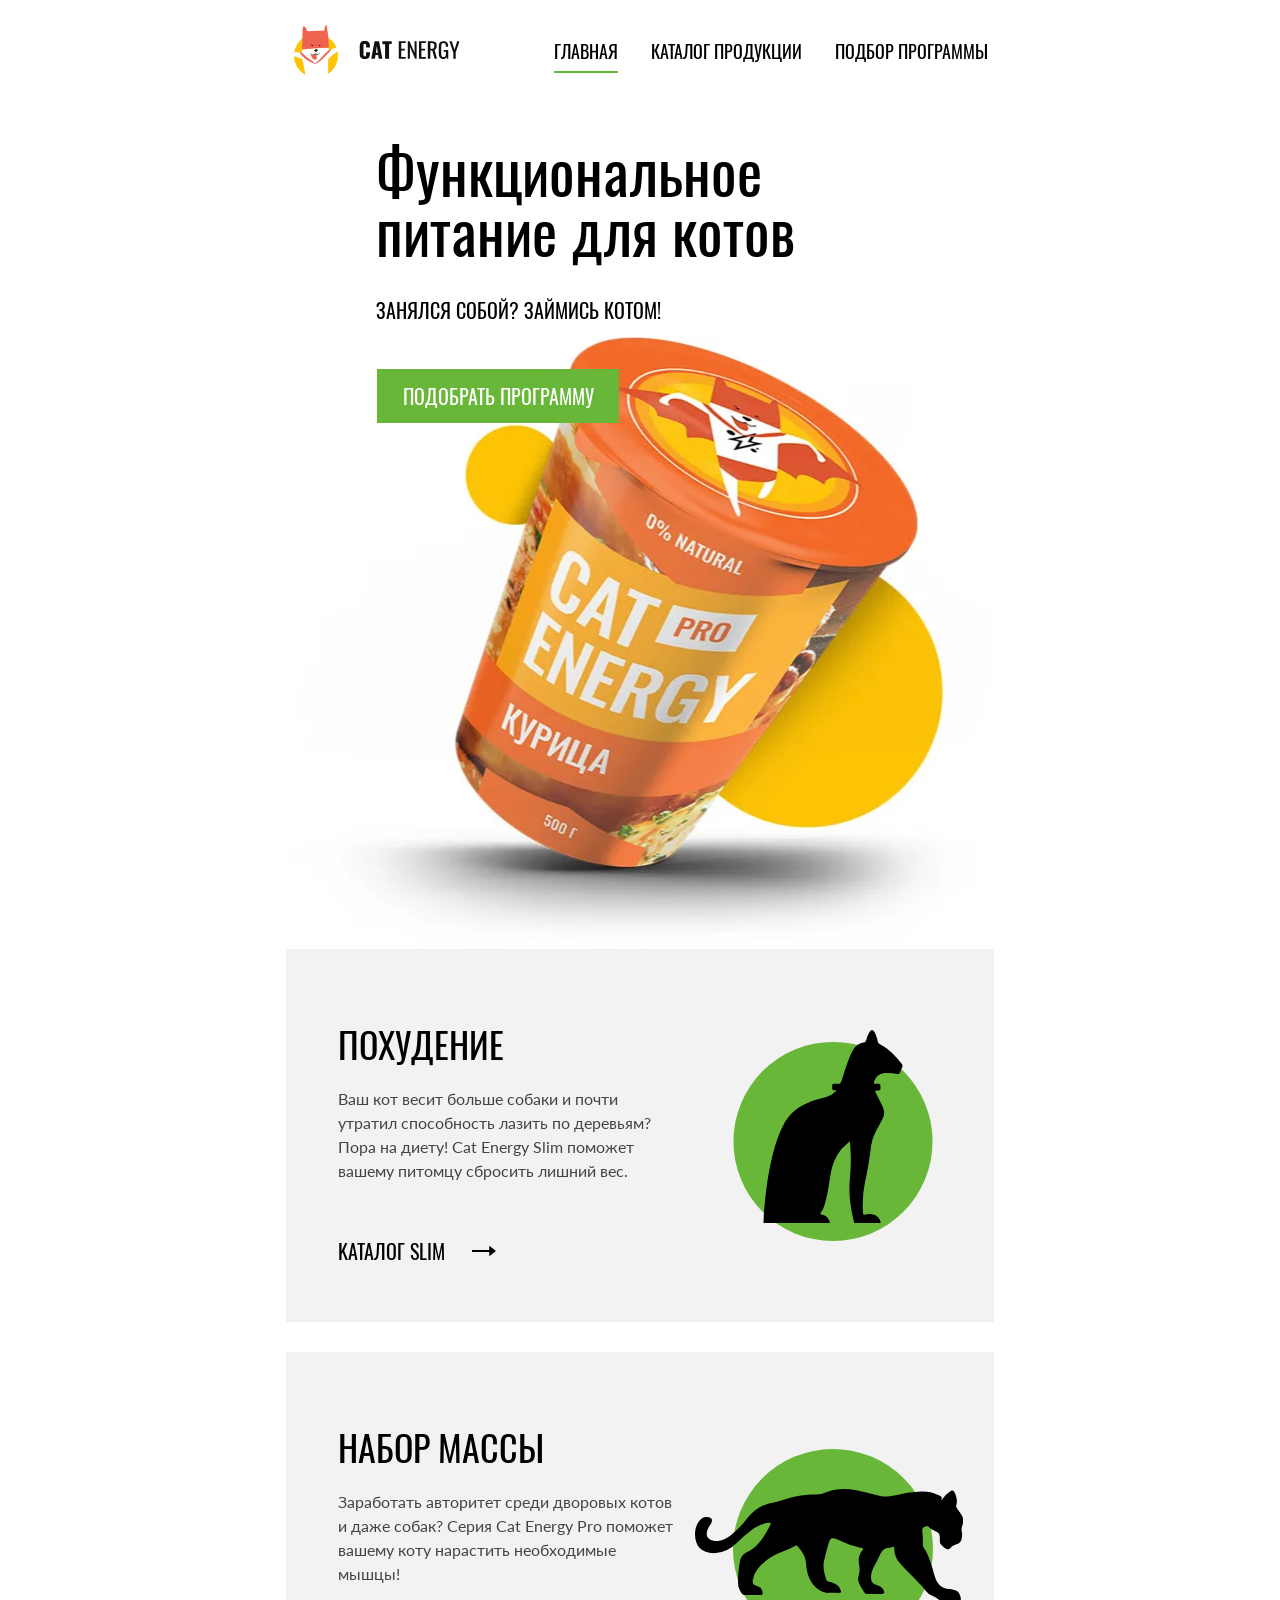
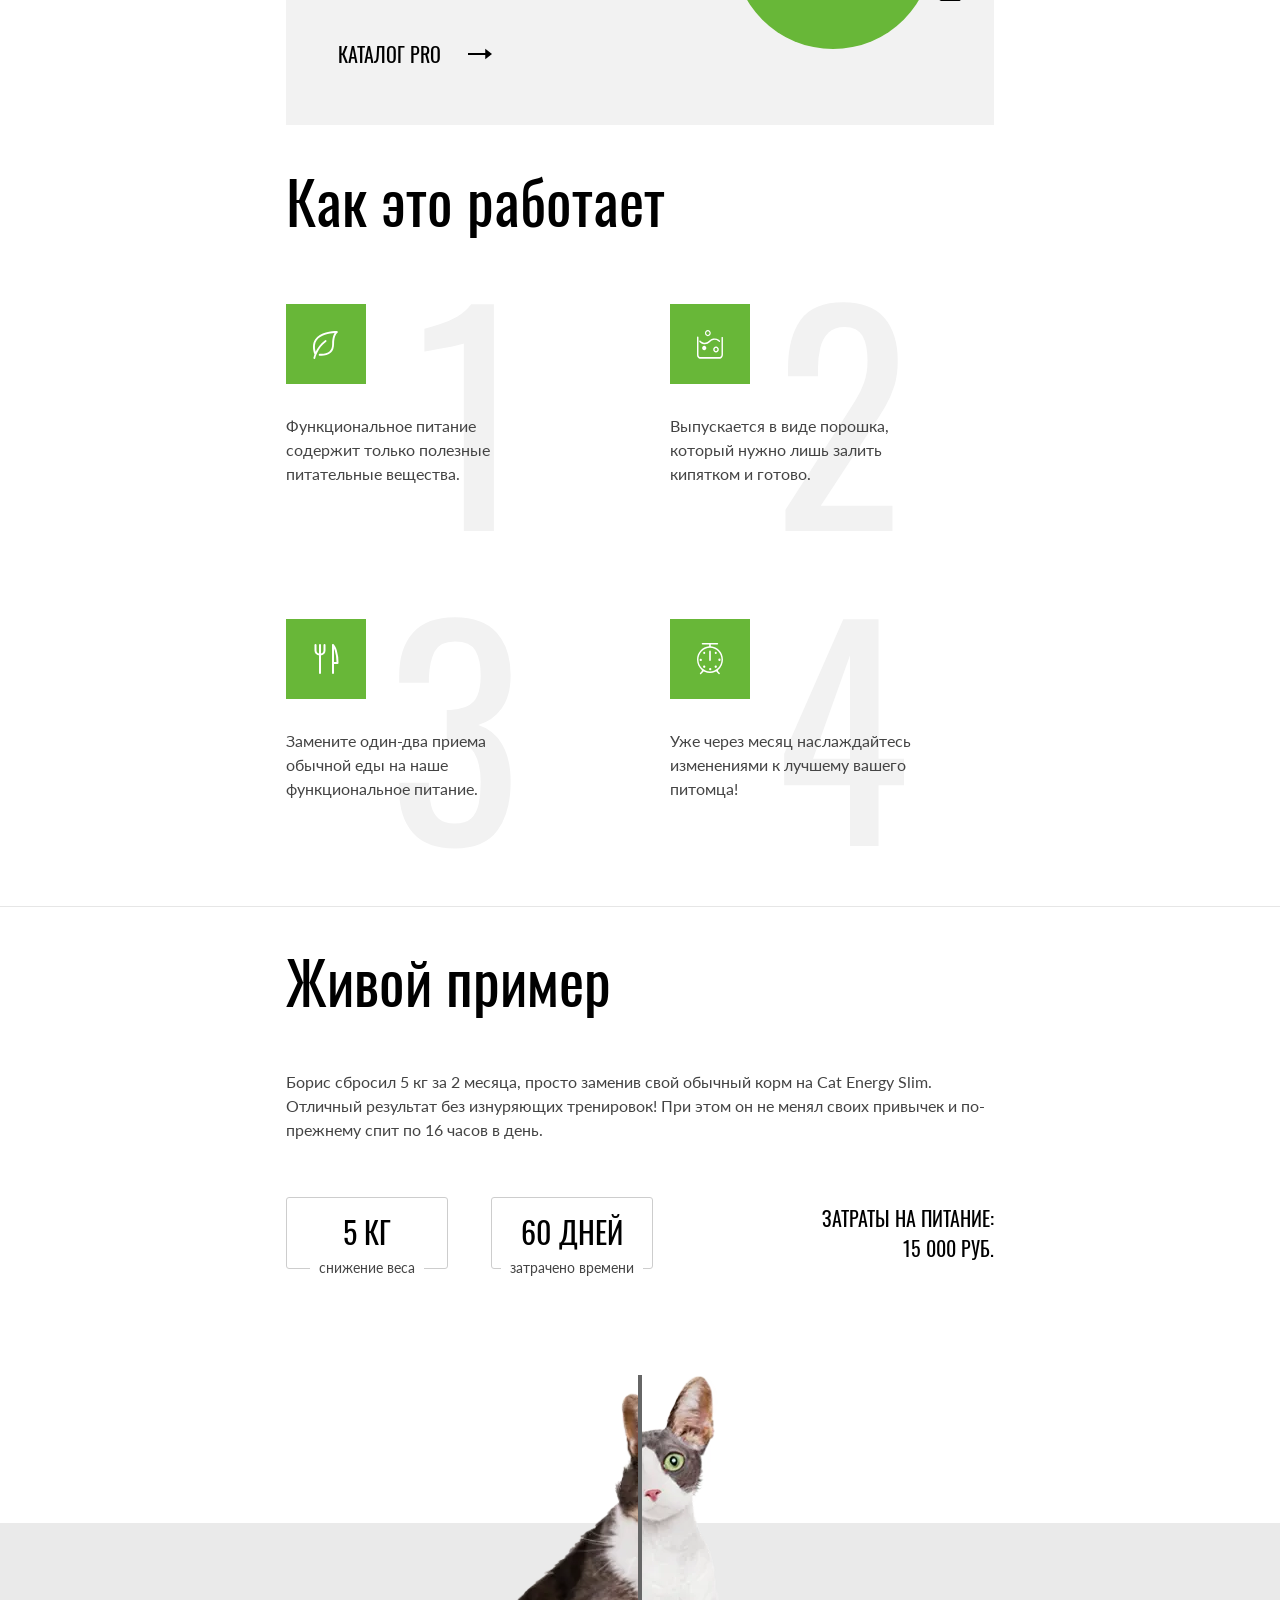
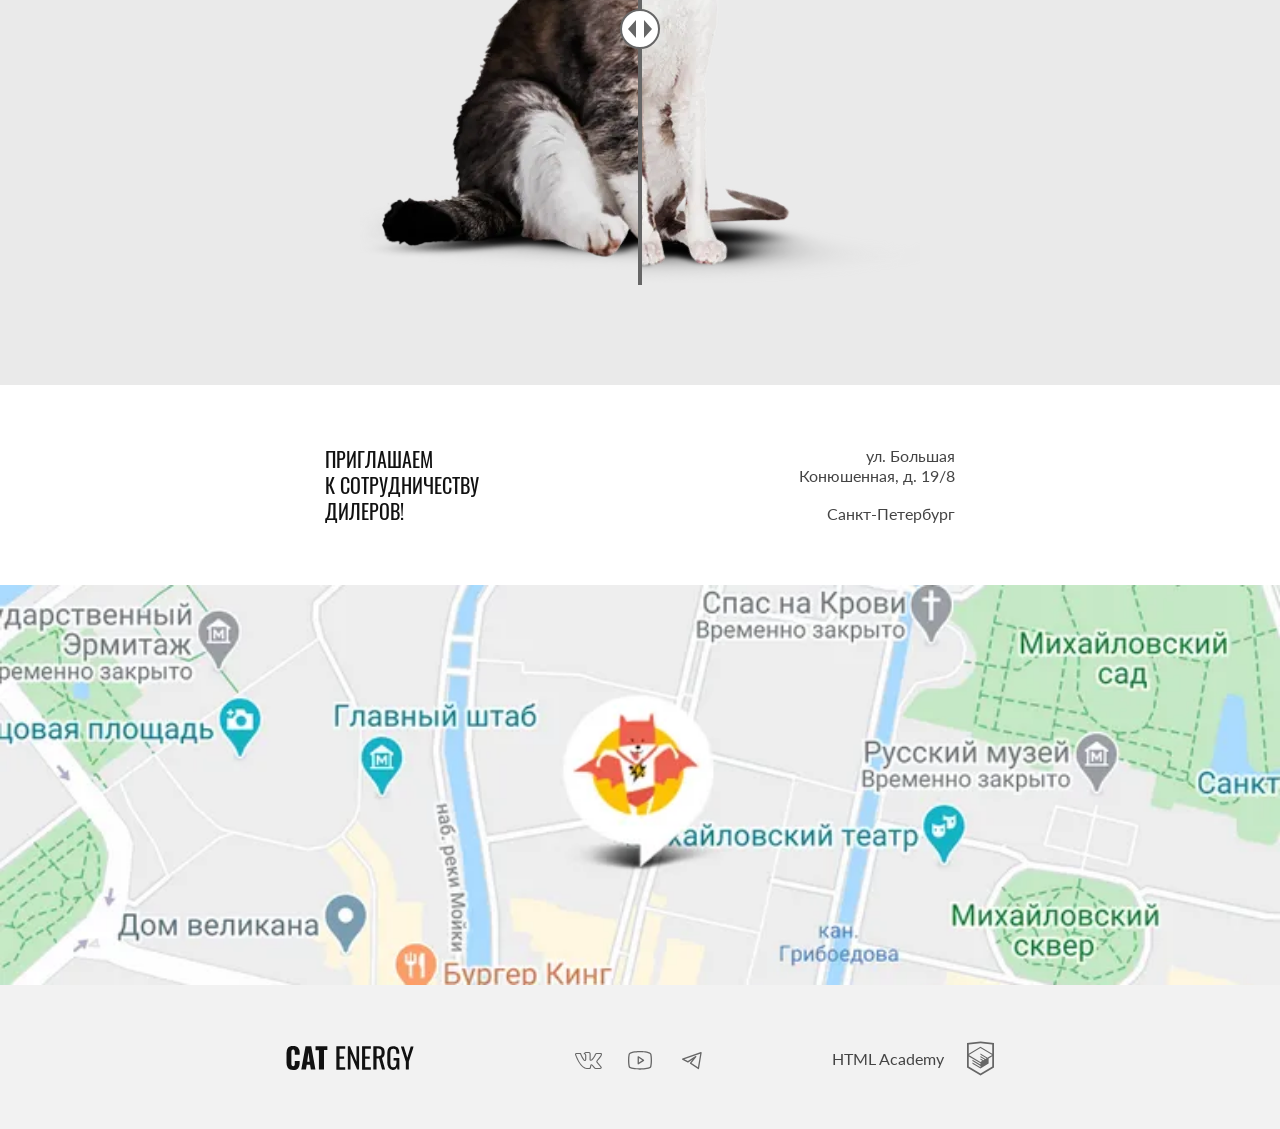
<file: index.html>
<!DOCTYPE html><html class="page" lang="ru"><head><meta charset="UTF-8"><title>Cat Energy</title><link rel="icon" href="favicon.ico"><link rel="icon" href="favicons/icon.svg" type="image/svg+xml"><link rel="apple-touch-icon" href="favicons/apple.png"><link rel="manifest" href="manifest.webmanifest"><meta name="viewport" content="width=device-width,initial-scale=1"><link rel="stylesheet" href="styles/styles.css"><link rel="preload" as="font" href="fonts/lato/Lato-Regular.woff2" type="font/woff2" crossorigin="anonymous"><link rel="preload" as="font" href="fonts/lato/Lato-Regular.woff" type="font/woff" crossorigin="anonymous"><link rel="preload" as="font" href="fonts/oswald/oswaldregular.woff2" type="font/woff2" crossorigin="anonymous"><link rel="preload" as="font" href="fonts/oswald/oswaldregular.woff" type="font/woff" crossorigin="anonymous"><script src="scripts/index.js" defer="defer"></script><script src="scripts/slider.js" defer="defer"></script><script src="https://api-maps.yandex.ru/2.1/?apikey=b741650d-aeca-472d-a761-ce8550b60bb1&lang=ru_RU" defer="defer"></script></head><body class="page__body"><header class="main-header"><div class="main-header__container"><a class="main-header__logo logo" href="/"><picture><source width="70" height="59" type="image/svg+xml" media="(min-width: 1440px)" srcset="images/logo-desktop.svg"><source width="60" height="50" type="image/svg+xml" media="(min-width: 768px)" srcset="images/logo-tablet.svg"><img class="logo__picture" src="images/logo-mobile.svg" width="33" height="38" alt="Логотип Cat Energy"></picture><picture><source width="118" height="21" type="image/svg+xml" media="(min-width: 1440px)" srcset="images/logo-text-desktop.svg"><source width="101" height="18" type="image/svg+xml" media="(min-width: 768px)" srcset="images/logo-text-tablet.svg"><img class="logo__image" src="images/logo-text-mobile.svg" width="101" height="18" alt="Текст логотипа Cat Energy"></picture></a></div><nav class="main-nav main-nav--closed main-nav--nojs"><button class="main-nav__toggle" type="button" aria-label="Main nav"><span class="visually-hidden">Открыть меню</span></button><div class="main-nav__wrapper"><ul class="main-nav__list site-list main-nav__list--close"><li class="site-list__item site-list__item--active"><a class="main-nav__link main-nav__link--index main-nav__link--current" href="/">Главная</a></li><li class="site-list__item"><a class="main-nav__link main-nav__link--index" href="catalog.html">Каталог продукции</a></li><li class="site-list__item"><a class="main-nav__link main-nav__link--index" href="#">Подбор программы</a></li></ul></div></nav></header><main class="main-container"><section class="promo"><div class="promo__wrapper"><h1 class="promo__title title">Функциональное<br>питание для котов</h1><p class="promo__slogan">Занялся собой? Займись котом!</p></div><div class="container"><picture><source width="552" height="499" type="image/webp" media="(min-width: 1440px)" srcset="images/products/can-desktop@1x.webp, images/products/can-desktop@2x.webp 2x"><source width="709" height="609" type="image/webp" media="(min-width: 768px)" srcset="images/products/can-tablet@1x.webp, images/products/can-tablet@2x.webp 2x"><source type="image/webp" srcset="images/products/can-mobile@1x.webp, images/products/can-mobile@2x.webp 2x"><source width="552" height="499" type="image/png" media="(min-width: 1440px)" srcset="images/products/can-desktop@1x.png, images/products/can-desktop@2x.png 2x"><source width="709" height="609" type="image/jpeg" media="(min-width: 768px)" srcset="images/products/can-tablet@1x.jpg, images/products/can-tablet@2x.jpg 2x"><img class="promo__image" src="images/products/can-mobile@1x.png" width="280" height="270" srcset="images/products/can-mobile@2x.png 2x" alt="Упаковка еды для котов серии PRO"></picture><a class="promo__link button text-boxes" href="#">Подобрать программу</a></div></section><section class="programs container container-padding"><div class="programs__wrapper"><h2 class="visually-hidden">Программы питания</h2><ul class="programs__list"><li class="programs__item programs__item--loss"><h3 class="programs__title">Похудение</h3><p class="programs__description">Ваш кот весит больше собаки и почти утратил способность лазить по деревьям? Пора на диету! Cat Energy Slim поможет вашему питомцу сбросить лишний вес.</p><a class="programs__link" href="#">Kаталог slim <span class="programs__link-icon"></span></a></li><li class="programs__item programs__item--gain"><h3 class="programs__title programs__title--gain">Набор массы</h3><p class="programs__description">Заработать авторитет среди дворовых котов и даже собак? Серия Cat Energy Pro поможет вашему коту нарастить необходимые мышцы!</p><a class="programs__link" href="#">Каталог pro <span class="programs__link-icon"></span></a></li></ul></div></section><section class="guide container container-padding"><div class="guide__wrapper"><h2 class="guide__title title-second">Как это работает</h2><ul class="guide__list"><li class="guide__item guide__item--nutrients enumerator"><p class="guide__description">Функциональное питание содержит только полезные питательные вещества.</p></li><li class="guide__item guide__item--powder enumerator"><p class="guide__description">Выпускается в виде порошка, который нужно лишь залить кипятком и готово.</p></li><li class="guide__item guide__item--replacement enumerator"><p class="guide__description">Замените один-два приема обычной еды на наше функциональное питание.</p></li><li class="guide__item guide__item--change enumerator"><p class="guide__description">Уже через месяц наслаждайтесь изменениями к лучшему вашего питомца!</p></li></ul></div></section><section class="example"><div class="example__wrapper"><div class="example__background container container-padding"><h2 class="example__title title-second">Живой пример</h2><p class="example__text">Борис сбросил 5 кг за 2 месяца, просто заменив свой обычный корм на Cat Energy Slim. Отличный результат без изнуряющих тренировок! При этом он не менял своих привычек и по-прежнему спит по 16 часов в день.</p><div class="example__line"><div class="example__list"><dl class="example__discription"><dt class="example__value">5 КГ</dt><dd class="example__option">Cнижение веса</dd></dl><dl class="example__discription"><dt class="example__value">60 ДНЕЙ</dt><dd class="example__option">Затрачено времени</dd></dl></div><p class="example__cost">Затраты на питание: <span class="example__price">15 000 РУБ.</span></p></div></div><div class="slider"><div class="slider__container"><ul class="slider__images"><li class="slider__image slider__image--before"><picture><source type="image/webp" media="(min-width: 768px)" srcset="images/slider/cat-before-tablet-desktop@1x.webp, images/slider/cat-before-tablet-desktop@2x.webp 2x" width="560" height="512"><source type="image/webp" srcset="images/slider/cat-before-mobile@1x.webp, images/slider/cat-before-mobile@2x.webp 2x"><source type="image/png" media="(min-width: 768px)" srcset="images/slider/cat-before-tablet-desktop@1x.png, images/slider/cat-before-tablet-desktop@2x.png 2x" width="560" height="512"><img class="slider__before" src="images/slider/cat-before-mobile@1x.png" srcset="images/slider/cat-before-mobile@2x.png 2x" alt="Кот до приема cat Energy" width="280" height="256"></picture></li><li class="slider__image slider__image--after"><picture><source type="image/webp" media="(min-width: 768px)" srcset="images/slider/cat-after-tablet-desktop@1x.webp, images/slider/cat-after-tablet-desktop@2x.webp 2x" width="560" height="512"><source type="image/webp" srcset="images/slider/cat-after-mobile@1x.webp, images/slider/cat-after-mobile@2x.webp 2x"><source type="image/png" media="(min-width: 768px)" srcset="images/slider/cat-after-tablet-desktop@1x.png, images/slider/cat-after-tablet-desktop@2x.png 2x" width="560" height="512"><img class="slider__after" src="images/slider/cat-after-mobile@1x.png" srcset="images/slider/cat-after-mobile@2x.png 2x" alt="Кот после приема cat Energy" width="280" height="256"></picture></li></ul><div class="slider__input"><button class="slider__button" type="button"><span class="visually-hidden">Посмотреть изменения</span></button></div></div></div></div></section></main><footer class="main-footer"><section class="contacts"><h2 class="visually-hidden">Контакты</h2><div class="contacts__wrapper container container-padding"><div class="contacts__content"><p class="contacts__slogan text-boxes">Приглашаем <span class="line-break-span">к сотрудничеству</span> дилеров!</p><address class="contacts__address">ул. Большая <span class="line-break-span">Конюшенная, д. 19/8</span> <span class="contacts__city">Санкт-Петербург</span></address></div></div><div class="contacts__map" id="map" style="width:100%; height:400px"></div></section><div class="main-footer__wrapper container container-padding"><a class="main-footer__logo logo" href="/" aria-label="Логотип Cat Energy"><img class="logo__text" src="images/logo-text.svg" width="128" height="24" alt="Товарный знак компании Cat Energy"></a><div class="main-footer__social social"><ul class="social__list"><li class="social__item"><a class="social__link social__link--vkontakte" href="https://vk.com/htmlacademy" target="_blank" rel="noreferrer noopener" aria-label="Vkontakte"></a></li><li class="social__item"><a class="social__link social__link--youtube" href="https://www.youtube.com/user/htmlacademyru" target="_blank" rel="noreferrer noopener" aria-label="Youtube"></a></li><li class="social__item"><a class="social__link social__link--telegram" href="https://t.me/htmlacademy" target="_blank" rel="noreferrer noopener" aria-label="Telegram"></a></li></ul></div><div class="main-footer__copyright copyright"><a class="copyright__link" href="https://htmlacademy.ru/intensive/adaptive" target="_blank" rel="noreferrer noopener"><span>HTML Academy</span> <svg class="copyright__link-logo" width="27" height="35" viewBox="0 0 27 35" fill="currentColor" xmlns="http://www.w3.org/2000/svg"><path d="M13.6426 0.515754L13.5 0.5L0 1.90733V26.5129L13.5 34.5L27 26.5129V1.90733L13.6426 0.515754ZM25.2344 25.5151L13.5 32.4573L1.76561 25.5151V15.4293L13.4507 22.3451L13.4701 23.5984L5.45351 18.8548L5.44295 20.0801L13.4894 24.8885L13.5088 26.175L5.46408 21.4174L5.45351 22.6427L13.5 27.4511L21.6239 22.6182V21.3929V17.409L25.2432 15.2595L25.2344 25.5151ZM25.2344 13.9519L22.0147 15.8319L20.5325 16.7071L13.4666 12.5201L13.456 13.7454L19.4957 17.318L19.4429 17.3495L19.3126 17.4247L18.4536 17.9166L13.4666 14.9689L13.456 16.1942L17.3921 18.5222L16.4591 19.1314L16.438 19.1436L13.4666 17.402L13.456 18.6273L15.4029 19.7615L13.4155 20.9483L1.7973 14.0762L13.4349 7.11831L25.2344 13.9519ZM25.2344 12.7266L13.4401 5.81075L1.76561 12.7196V3.4897L13.5 2.26442L25.2344 3.4897V12.7266Z"/></svg></a></div></div></footer><script src="scripts/script.js"></script></body></html>
</file>
<file: styles/styles.css>
@font-face{font-family:Lato;font-weight:400;font-style:normal;font-display:swap;src:url(../fonts/lato/Lato-Regular.woff2)format("woff2"),url(../fonts/lato/Lato-Regular.woff)format("woff")}@font-face{font-family:Oswald;font-weight:400;font-style:normal;font-display:swap;src:url(../fonts/oswald/oswaldregular.woff2)format("woff2"),url(../fonts/oswald/oswaldregular.woff)format("woff")}*,:before,:after{box-sizing:border-box}body{color:#444;margin:0;font-family:Lato,Arial,sans-serif;font-size:14px;line-height:18px;position:relative}img{object-fit:contain}a{text-decoration:none}.visually-hidden{white-space:nowrap;-webkit-clip-path:inset(100%);clip-path:inset(100%);border:0;width:1px;height:1px;margin:-1px;padding:0;position:absolute;overflow:hidden}.page{height:100%}.page__body{grid-template-rows:min-content 1fr min-content;min-height:100%;display:grid}.button{color:#fff;text-align:center;background-color:#68b738;border:none;min-width:280px;padding:10px}.button:not(:disabled):hover,.button:not(:disabled):active,.button:not(:disabled):focus-visible{background-color:#5eaa2f}.button:not(:disabled):active{color:#ffffff4d}.button:disabled{background-color:#e7e7e7}@media (width>=768px){.main-header{gap:68px;width:768px;margin:0 auto;padding:0 30px;display:flex}}@media (width>=1440px){.main-header{align-items:center;gap:448px;width:1440px;padding:31px 110px}}.main-header__container{max-width:320px;margin:0 auto;position:relative}@media (width>=768px){.main-header__container{align-items:center;max-width:200px;margin:25px 0 0;display:flex}}.main-header__logo{align-items:center;width:210px;padding:13px 0 10px 20px;display:inline-flex}@media (width>=768px){.main-header__logo{margin:0 13px 0 0;padding:0}}@media (width>=1440px){.main-header__logo{height:59px}}.main-header__logo:not(:disabled):hover,.main-header__logo:not(:disabled):focus-visible{opacity:.8}.main-header__logo:not(:disabled):active{opacity:.6}.main-header__logo:disabled{opacity:.2}.container{max-width:320px;margin:0 auto;position:relative}@media (width>=768px){.container{max-width:768px}}@media (width>=1440px){.container{max-width:1440px}}.logo__picture{margin-right:56px}@media (width>=768px){.logo__picture{margin-right:13px}}.toggle{cursor:pointer;background-color:#fff;background-image:url(../icons/stack.svg#menu-close);background-position:50%;background-repeat:no-repeat;background-size:24px 24px;border:none;width:65px;height:65px}.toggle:hover{opacity:.6}.toggle:active{opacity:.3}@media (width>=768px){.toggle{display:none}}.main-nav{width:100%}.main-nav__toggle{z-index:2;cursor:pointer;background-color:#fff;border:none;width:65px;height:65px;padding:0;display:block;position:absolute;top:0;right:0}.main-nav--closed .main-nav__toggle:before{content:"";background-color:#000;width:24px;height:2px;position:absolute;top:20px;left:21px;box-shadow:0 8px #000,0 16px #000}.main-nav--closed .main-nav__toggle:focus:before{background-color:#0009;box-shadow:0 8px #0009,0 16px #0009}.main-nav--closed .main-nav__toggle:active:before{background-color:#0000004d;box-shadow:0 8px #0000004d,0 16px #0000004d}@media (width<=767px){.main-nav--closed .site-list__item,.main-nav--closed .user-list__item{display:none}.main-nav--opened .main-nav__wrapper{z-index:10;background-color:#fff;min-width:100vw;min-height:21vh;position:absolute}.main-nav--nojs .main-nav__toggle{display:none}.main-nav--nojs .main-nav__wrapper{min-height:0;position:static}.main-nav--nojs .site-list__item{display:block}.main-nav--nojs .user-list__item{background-color:#fff;display:block}}.main-nav--opened .main-nav__toggle:before,.main-nav--opened .main-nav__toggle:after{content:"";background-color:#000;width:26px;height:2px;position:absolute;top:31px;left:23px}.main-nav--opened .main-nav__toggle:before{box-shadow:none;transform:rotate(45deg)}.main-nav--opened .main-nav__toggle:after{transform:rotate(-45deg)}.main-nav--opened .main-nav__toggle:active:before,.main-nav--opened .main-nav__toggle:active:after{background-color:#0000004d}.main-nav__list{margin:0;padding:0;list-style-type:none}.main-nav__list a{color:#000;text-transform:uppercase;font-family:Oswald,Arial,sans-serif;font-size:20px;line-height:20px}@media (width>=768px){.main-nav__list a{font-size:18px;line-height:24px}}@media (width>=1440px){.main-nav__list a{font-size:20px;line-height:20px}}@media (width>=768px){.main-nav__list{width:436px}.main-nav__toggle{display:none}}@media (width>=1440px){.main-nav__list{width:475px}}.site-list{border-bottom:1px solid #e6e6e6}@media (width>=768px){.site-list{border:none;flex-wrap:wrap;justify-content:flex-start;width:480px;display:flex}}@media (width>=1440px){.site-list{justify-content:flex-end;width:570px}}@media (width>=768px){.site-list__item{margin-right:33px}.site-list__item:last-child{margin-right:0}.site-list__item--active{position:relative}.site-list__item--active:after{content:"";background:#68b738;height:2px;position:absolute;bottom:2px;left:0;right:0}}@media (width>=768px) and (width>=1440px){.site-list__item--active:after{background:#fff}}@media (width>=768px){.site-list__item--active-catalog{position:relative}}@media (width>=768px) and (width>=768px){.site-list__item--active-catalog:after{content:"";background:#68b738;height:2px;position:absolute;bottom:2px;left:0;right:0}}@media (width>=768px){.site-list__item a[href]:hover{opacity:.6}.site-list__item a[href]:active{opacity:.3}}@media (width>=1440px){.site-list__item a[href]{color:#fff}.site-list__item a[href]:hover{opacity:.6}.site-list__item a[href]:active{opacity:.3}.site-list__item--catalog a[href]{color:#111}}.site-list a{text-align:center;border-top:1px solid #e6e6e6;padding-top:19px;padding-bottom:26px;display:block}@media (width>=768px){.site-list a{border:none;padding:39px 0 12px}}.promo{flex-direction:column;min-height:480px;margin-bottom:20px;display:flex}@media (width>=768px){.promo{max-width:768px;min-height:870px;margin:0 auto;padding:36px 120px}}@media (width>=1440px){.promo{max-width:1300px;min-height:631px;padding-top:55px}}.promo__wrapper{background-color:#4f4f54;background-image:-webkit-linear-gradient(#68b738d9 0% 100%),-webkit-image-set(url(../images/backgrounds/cat-background-mobile@1x.jpg) 1x,url(../images/backgrounds/cat-background-mobile@2x.jpg) 2x);background-image:linear-gradient(#68b738d9 0% 100%),image-set("../images/backgrounds/cat-background-mobile@1x.jpg" 1x,"../images/backgrounds/cat-background-mobile@2x.jpg" 2x);background-position:top,top;background-repeat:no-repeat;background-size:100% 302px,320px 302px;min-height:302px;margin-bottom:100px;padding-top:25px}@media (width>=768px){.promo__wrapper{background:0 0;margin-bottom:-85px}}@media (width>=1440px){.promo__wrapper:before{content:"";z-index:-1;background-color:#4f4f54;background-image:linear-gradient(#68b738d9 0% 100%),url(../images/backgrounds/cat-background@2x.jpg);background-position:100%,0%;background-repeat:no-repeat;background-size:cover,1040px 100%;width:50%;height:694px;position:absolute;top:0;right:0}}.promo__title{color:#fff;width:280px;margin:0 auto 26px}@media (width>=768px){.promo__title{color:#000;width:420px;margin-bottom:40px;margin-left:0;margin-right:0}}.promo__slogan{text-transform:uppercase;color:#fff;text-align:center;width:280px;margin:0 auto;font-family:Oswald,Arial,sans-serif;font-size:14px;line-height:14px}@media (width>=768px){.promo__slogan{color:#000;text-align:start;width:420px;margin-left:0;margin-right:0;font-size:20px;line-height:20px}}.promo__image{position:absolute;top:-237px;left:50%;translate:-50%}@media (width>=768px){.promo__image{z-index:-1;top:5px}}@media (width>=1440px){.promo__image{top:-279px;left:114px}}.promo__link{justify-content:center;margin-top:37px;display:inline-flex}@media (width>=768px){.promo__link{min-width:242px;margin-left:-263px;padding:14px}}@media (width>=1440px){.promo__link{max-width:420px;margin-left:-529px}}.title{text-align:center;font-family:Oswald,Arial,sans-serif;font-size:36px;font-weight:400;line-height:36px}@media (width>=768px){.title{text-align:start;font-size:60px;line-height:60px}.programs{margin-bottom:45px}}.programs__list{margin:0;padding:0;list-style-type:none}@media (width>=1440px){.programs__list{flex-wrap:wrap;gap:80px;display:flex}}.programs__item{background-color:#f2f2f2;background-repeat:no-repeat;margin-bottom:22px;padding:21px 20px 18px}@media (width>=768px){.programs__item{margin-bottom:30px;padding:77px 316px 58px 52px}}@media (width>=1440px){.programs__item{max-width:570px;padding:77px 60px 55px 52px}}.programs__item--loss{background-image:url(../icons/stack.svg#cat-slim);background-position:20px 21px;background-size:50px 53px}@media (width>=768px){.programs__item--loss{background-position:right 12% top 50%;background-size:200px 211px}}@media (width>=1440px){.programs__item--loss{background-position:right 89% top 15%;background-size:100px 106px}}.programs__item--gain{background-image:url(../icons/stack.svg#cat-pro);background-position:11px 25px;background-size:67px 50px}@media (width>=768px){.programs__item--gain{background-position:right 7% top 56%;background-size:268px 200px}}@media (width>=1440px){.programs__item--gain{background-position:right 93% top 17%;background-size:134px 100px}}.programs__title{text-transform:uppercase;color:#000;text-align:center;margin:8px 8px 30px 16px;font-family:Oswald,Arial,sans-serif;font-size:24px;font-weight:400;line-height:37px}@media (width>=768px){.programs__title{text-align:start;margin:0 0 25px;font-size:36px;line-height:36px}}@media (width>=1440px){.programs__title{text-align:center;margin:0 0 73px 29px}}.programs__title--gain{margin-left:47px}@media (width>=768px){.programs__title--gain{margin:0 0 25px}}@media (width>=1440px){.programs__title--gain{margin-bottom:73px;margin-left:72px}}.programs__description{border-bottom:1px solid #d9d9d9;margin:0 0 19px;padding-bottom:21px}@media (width>=768px){.programs__description{border:none;margin-bottom:37px;font-size:16px;line-height:24px}}@media (width>=1440px){.programs__description{margin-bottom:11px}}.programs__link{text-transform:uppercase;color:#000;font-family:Oswald,Arial,sans-serif;font-size:16px;line-height:16px;position:relative}@media (width>=768px){.programs__link{min-width:165px;font-size:20px;line-height:20px}}.programs__link:hover .programs__link-icon:after{left:0}.programs__link:active{opacity:.3}.programs__link-icon{width:40px;height:12px;display:inline-flex;position:relative;overflow:hidden}@media (width>=768px){.programs__link-icon{width:49px;height:16px}}.programs__link-icon:after{content:"";background-color:#000;width:100%;height:100%;position:absolute;top:-1px;left:-3px;-webkit-mask-image:url(../icons/stack.svg#arrow);mask-image:url(../icons/stack.svg#arrow);-webkit-mask-position:100%;mask-position:100%;-webkit-mask-size:24px 12px;mask-size:24px 12px;-webkit-mask-repeat:no-repeat;mask-repeat:no-repeat}.container-padding{padding:0 20px}@media (width>=768px){.container-padding{padding:0 30px}}@media (width>=1440px){.container-padding{padding:0 110px}}.guide{margin-bottom:49px}@media (width>=768px){.guide{min-height:736px;margin-bottom:0}}@media (width>=1440px){.guide{min-height:396px}}.guide__list{margin:0;padding:0;list-style-type:none}@media (width>=768px){.guide__list{grid-template-columns:247px 249px;gap:62px 137px;display:grid}}@media (width>=1440px){.guide__list{flex-wrap:wrap;gap:73px;display:flex}}.guide__item{margin-bottom:20px;display:flex}@media (width>=768px){.guide__item{flex-direction:column;margin:0;padding:14px 0 57px}}@media (width>=1440px){.guide__item{max-width:250px}}.guide__item:before{content:"";background-position:50%;background-repeat:no-repeat;background-size:60px 60px;flex-shrink:0;width:60px;height:60px;display:block}@media (width>=768px){.guide__item:before{background-size:80px 80px;width:80px;height:80px}}.guide__item--nutrients:before{background-image:url(../icons/stack.svg#nutrients-mobile)}@media (width>=768px){.guide__item--nutrients:before{background-image:url(../icons/stack.svg#nutrients)}}.guide__item--powder:before{background-image:url(../icons/stack.svg#powder-mobile)}@media (width>=768px){.guide__item--powder:before{background-image:url(../icons/stack.svg#powder)}}.guide__item--replacement:before{background-image:url(../icons/stack.svg#replacement-mobile)}@media (width>=768px){.guide__item--replacement:before{background-image:url(../icons/stack.svg#replacement)}}.guide__item--change:before{background-image:url(../icons/stack.svg#change-mobile)}@media (width>=768px){.guide__item--change:before{background-image:url(../icons/stack.svg#change)}}.guide__description{margin:0 0 0 20px}@media (width>=768px){.guide__description{margin:30px 0 0;font-size:16px;line-height:24px}}.enumerator{counter-increment:enumerator 1;position:relative}@media (width>=768px){.enumerator:after{color:#f2f2f2;content:counter(enumerator);z-index:-1;font-family:Oswald,Arial,sans-serif;font-size:280px;line-height:280px;position:absolute;top:-25px;right:11px}}.title-second{color:#000;margin:0 0 40px;font-family:Oswald,Arial,sans-serif;font-size:36px;font-weight:400;line-height:40px}@media (width>=768px){.title-second{margin-bottom:60px;font-size:60px;line-height:60px}}.example{background:#eaeaea;height:659px;padding-top:24px}@media (width>=768px){.example{background:0 0;border-top:1px solid #e6e6e6;height:1059px;margin-bottom:20px;padding-top:43px}}@media (width>=1440px){.example{border:none;height:auto;margin-bottom:0;padding-bottom:55px;position:relative}.example:before{content:"";background-color:#f2f2f2;width:100%;height:80%;position:absolute;top:181px;left:0}.example__wrapper{max-width:1440px;margin:0 auto;padding:0 110px;display:flex;position:relative}.example__background{padding:0}.example__title{margin-bottom:147px}}.example__text{margin-bottom:5px}@media (width>=768px){.example__text{margin:0 0 41px;font-size:16px;line-height:24px}}@media (width>=1440px){.example__text{width:433px;margin-bottom:55px}}@media (width>=768px){.example__line{flex-wrap:wrap;justify-content:space-between;display:flex}}@media (width>=1440px){.example__line{flex-direction:column;gap:10px}}.example__list{text-align:center;justify-content:space-between;margin-bottom:21px;display:flex}@media (width>=768px){.example__list{gap:43px;margin:0}}@media (width>=1440px){.example__list{justify-content:flex-start;margin-bottom:20px}}.example__discription{border:1px solid #cdcdcd;border-radius:3px;min-width:124px;padding:15px;position:relative}@media (width>=768px){.example__discription{min-width:162px}}.example__value{text-transform:uppercase;color:#000;font-family:Oswald,Arial,sans-serif;font-size:24px;line-height:24px}@media (width>=768px){.example__value{font-size:30px;line-height:37px}}.example__option{text-transform:lowercase;background:#eaeaea;padding:0 17px;font-size:12px;line-height:12px;position:absolute;bottom:-18px;transform:translate(-44%)}@media (width>=768px){.example__option{white-space:nowrap;background:#fff;margin:0;padding:0 9px;font-size:14px;line-height:14px;bottom:-7px;left:50%;transform:translate(-50%)}}@media (width>=1440px){.example__option{background:#f2f2f2}}.example__cost{text-transform:uppercase;color:#000;text-align:center;margin-bottom:20px;font-family:Oswald,Arial,sans-serif;font-size:14px;line-height:20px}@media (width>=768px){.example__cost{text-align:right;max-width:190px;font-size:20px;line-height:30px}}@media (width>=1440px){.example__cost{text-align:left;max-width:433px;line-height:20px}.example__price{margin-left:61px}}.slider{position:relative}@media (width>=768px){.slider{background-color:#eaeaea;width:100%;height:426px;top:276px}.slider:before{content:"";background-color:#eaeaea;width:100vw;height:100%;position:absolute;top:-36px;left:0;box-shadow:-200px 0 #eaeaea}}@media (width>=1440px){.slider{background-color:#0000;padding:0;top:87px;right:543px}.slider:before{display:none}}.slider__container{width:280px;height:256px;margin:0 auto;position:relative}@media (width>=768px){.slider__container{width:560px;height:512px;top:-186px}}@media (width>=1440px){.slider__container{margin:0;position:absolute;top:-86px;left:770px}}.slider__images{width:100%;height:100%;margin:0;padding:0;list-style-type:none;display:flex}.slider__image--after{width:100%;height:100%;position:absolute}.slider__before{-webkit-clip-path:inset(0 50% 0 0);clip-path:inset(0 50% 0 0);width:100%;height:100%;display:block}.slider__after{-webkit-clip-path:inset(0 0 0 50%);clip-path:inset(0 0 0 50%);width:100%;height:100%;display:block}.slider__input{width:100%;height:100%;position:absolute;top:0;left:0}.slider__button{cursor:pointer;background-color:#fff;border:2px solid #666;border-radius:50%;width:40px;height:40px;position:absolute;top:50%;left:50%;translate:-50% -50%}.slider__button:before{content:"";background-color:#666;width:24px;height:18px;position:absolute;top:50%;left:50%;translate:-50% -50%;-webkit-mask-image:url(../icons/stack.svg#slider);mask-image:url(../icons/stack.svg#slider);-webkit-mask-position:50%;mask-position:50%;-webkit-mask-repeat:no-repeat;mask-repeat:no-repeat}.slider__button:after{content:"";background-color:#666;width:4px;height:108px;position:absolute;top:-108px;left:50%;translate:-50%;box-shadow:0 144px #666}.slider__button:hover{border-color:#68b738}.slider__button:hover:before{background-color:#68b738}.slider__button:hover:after{background-color:#68b738;box-shadow:0 144px #68b738}.slider__button:active{border-color:#5eaa2f99}.slider__button:active:before{background-color:#5eaa2f99}.slider__button:active:after{background-color:#5eaa2f99;box-shadow:0 144px #5eaa2f99}@media (width>=768px){.slider__button:after{height:236px;top:-236px;box-shadow:0 274px #666}.slider__button:hover:after{box-shadow:0 274px #68b738}.slider__button:active:after{box-shadow:0 274px #5eaa2f99}}.main-footer{background:#f2f2f2;width:100vw}.main-footer__wrapper{flex-direction:column;align-items:center;padding-top:18px;padding-bottom:40px;display:flex}@media (width>=768px){.main-footer__wrapper{flex-direction:row;justify-content:space-between;align-items:center;gap:118px;padding-top:35px}}@media (width>=1440px){.main-footer__wrapper{gap:372px;padding-top:45px}}.main-footer__logo{justify-content:center;align-items:center;padding-top:7px;padding-bottom:15px}@media (width>=768px){.main-footer__logo{padding-top:12px}}.main-footer__logo:not(:disabled):hover,.main-footer__logo:not(:disabled):focus-visible{opacity:.8}.main-footer__logo:not(:disabled):active{opacity:.6}.main-footer__logo:disabled{opacity:.2}.main-footer__copyright{width:100%}@media (width>=768px){.main-footer__copyright{padding-bottom:6px}}.main-footer__copyright:not(:disabled):active,.main-footer__copyright:not(:disabled):focus-visible{opacity:.3}.main-footer__copyright:disabled{opacity:.2}.main-footer__copyright .copyright__link-logo{fill:#666}.main-footer__copyright:not(:disabled):hover .copyright__link-logo{fill:#68b738}.social{width:100%}@media (width>=768px){.social{padding-left:26px}}.social__list{border-top:1px solid #d9d9d9;border-bottom:1px solid #d9d9d9;justify-content:center;gap:24px;margin:0;padding:21px 0 18px;list-style-type:none;display:flex}@media (width>=768px){.social__list{border:none;padding-top:14px;padding-left:8px}}.social__link{background-color:#666;background-position:50%;min-width:28px;min-height:22px;display:block}.social__link:not(:disabled):hover,.social__link:not(:disabled):focus{background-color:#68b738}.social__link:not(:disabled):active{background-color:#68b7384d}.social__link:disabled{opacity:.2}.social__link--vkontakte{-webkit-mask-image:url(../icons/stack.svg#vkontakte);mask-image:url(../icons/stack.svg#vkontakte);-webkit-mask-size:28px 22px;mask-size:28px 22px;-webkit-mask-repeat:no-repeat;mask-repeat:no-repeat}.social__link--youtube{-webkit-mask-image:url(../icons/stack.svg#youtube);mask-image:url(../icons/stack.svg#youtube);-webkit-mask-size:28px 22px;mask-size:28px 22px;-webkit-mask-repeat:no-repeat;mask-repeat:no-repeat}.social__link--telegram{-webkit-mask-image:url(../icons/stack.svg#telegram);mask-image:url(../icons/stack.svg#telegram);-webkit-mask-size:28px 22px;mask-size:28px 22px;-webkit-mask-repeat:no-repeat;mask-repeat:no-repeat}.copyright__link{color:#444;justify-content:space-between;align-items:center;padding-top:19px;font-size:16px;line-height:20px;display:flex}@media (width>=768px){.copyright__link{padding-top:0}}.contacts{background:#fff;margin-bottom:14px}@media (width>=1310px){.contacts{position:relative}}.contacts--background{background:#f2f2f2}@media (width>=1310px){.contacts__wrapper{z-index:1;background-color:#0000;max-width:1440px;height:1px;margin:-1px auto 0;padding:0 110px;display:block;position:relative;top:0}}.contacts__content{background-color:#fff;justify-content:space-between;padding-top:26px;padding-bottom:26px;display:flex}@media (width>=768px){.contacts__content{padding:61px 39px}}@media (width>=1310px){.contacts__content{width:565px;min-height:199px;max-height:120%;padding:61px 70px 60px 80px;position:absolute;bottom:-294px;left:110px}}.contacts__content--grey{background-color:#f2f2f2}@media (width>=1310px){.contacts__content--grey{background-color:#fff}}.contacts__content--background{background:#f2f2f2}@media (width>=1440px){.contacts__content--background{background-color:#fff}}.contacts__slogan{color:#111;max-width:140px;margin:0;padding-right:10px}@media (width>=768px){.contacts__slogan{max-width:170px;font-size:20px;line-height:26px}}@media (width>=1310px){.contacts__slogan{overflow:hidden}}.contacts__address{color:#444;width:100%;max-width:140px;font-family:Lato,Arial,sans-serif;font-size:14px;font-style:normal;line-height:20px}@media (width>=768px){.contacts__address{text-align:right;max-width:170px;font-size:16px}}@media (width>=1310px){.contacts__address{text-align:left;max-width:165px;overflow:hidden}}@media (width>=768px){.contacts__city{max-width:170px;margin-top:18px;display:inline-block}}.contacts__map{background-color:#ebebeb;background-image:-webkit-image-set(url(../images/backgrounds/location-mobile@1x.webp) 1x type("image/webp"),url(../images/backgrounds/location-mobile@2x.webp) 2x type("image/webp"),url(../images/backgrounds/location-mobile@1x.png) 1x type("image/png"),url(../images/backgrounds/location-mobile@2x.png) 2x type("image/png"));background-image:image-set("../images/backgrounds/location-mobile@1x.webp" 1x type("image/webp"),"../images/backgrounds/location-mobile@2x.webp" 2x type("image/webp"),"../images/backgrounds/location-mobile@1x.png" 1x type("image/png"),"../images/backgrounds/location-mobile@2x.png" 2x type("image/png"));background-position:50%;background-repeat:no-repeat;background-size:cover;width:100%;height:100%;max-height:362px;position:relative}@media (width>=768px){.contacts__map{background-image:-webkit-image-set(url(../images/backgrounds/location-tablet@1x.webp) 1x type("image/webp"),url(../images/backgrounds/location-tablet@2x.webp) 2x type("image/webp"),url(../images/backgrounds/location-tablet@1x.png) 1x type("image/png"),url(../images/backgrounds/location-tablet@2x.png) 2x type("image/png"));background-image:image-set("../images/backgrounds/location-tablet@1x.webp" 1x type("image/webp"),"../images/backgrounds/location-tablet@2x.webp" 2x type("image/webp"),"../images/backgrounds/location-tablet@1x.png" 1x type("image/png"),"../images/backgrounds/location-tablet@2x.png" 2x type("image/png"));max-height:400px}}@media (width>=1310px){.contacts__map{background-image:-webkit-image-set(url(../images/backgrounds/location-desktop@1x.webp) 1x type("image/webp"),url(../images/backgrounds/location-desktop@2x.webp) 2x type("image/webp"),url(../images/backgrounds/location-desktop@1x.png) 1x type("image/png"),url(../images/backgrounds/location-desktop@2x.png) 2x type("image/png"));background-image:image-set("../images/backgrounds/location-desktop@1x.webp" 1x type("image/webp"),"../images/backgrounds/location-desktop@2x.webp" 2x type("image/webp"),"../images/backgrounds/location-desktop@1x.png" 1x type("image/png"),"../images/backgrounds/location-desktop@2x.png" 2x type("image/png"));background-position:50% 0}}.line-break-span{display:block}.catalog-container__title{color:#000;text-align:start;margin-top:28px;margin-bottom:40px}@media (width>=768px){.catalog-container__title{margin-top:61px;margin-bottom:84px;padding:0}}@media (width>=1440px){.catalog-container__title{margin-top:42px}}.basic-products{margin-bottom:25px}@media (width>=768px){.basic-products{max-width:768px;margin:0 auto 71px;padding:0 30px}}@media (width>=1440px){.basic-products{max-width:1440px;margin:0 auto 70px;padding:0 110px}}.basic-products__list{margin:0;padding:0;list-style-type:none}@media (width>=768px){.basic-products__list{grid-template-columns:1fr 1fr;gap:61px 60px;display:grid}}@media (width>=1440px){.basic-products__list{grid-template-columns:repeat(4,245px);gap:63px 80px}}.text-boxes{text-transform:uppercase;font-family:Oswald,Arial,sans-serif;font-size:16px;line-height:20px}@media (width>=768px){.text-boxes{font-size:20px;line-height:26px}}.text-description{font-size:12px;line-height:16px}@media (width>=768px){.text-description{font-size:16px;line-height:20px}}.cards__item{border-top:1px solid #ebebeb}@media (width>=768px){.cards__item{background:linear-gradient(#fff 16%,#f2f2f2 16%);border:none;flex-direction:column;justify-content:center;padding-top:12px;padding-bottom:16px;display:flex}}.cards__item--more{border-bottom:1px solid #ebebeb}@media (width>=768px){.cards__item--more{background:0 0;border:none;padding-left:7px;padding-right:7px;display:block;box-shadow:inset 0 82px #fff,inset 0 84px #f2f2f2,inset 0 0 0 2px #f2f2f2}}.cards__item-more{background-image:url(../icons/stack.svg#plus);background-position:50% 14%;background-repeat:no-repeat;background-size:30px 30px;flex-direction:column;align-items:center;padding-top:78px;display:flex}@media (width>=768px){.cards__item-more{background-position:50% 23%;background-size:60px 60px;margin-top:34px;padding-top:192px;display:block}}@media (width>=1440px){.cards__item-more{padding:185px 30px 0}}.cards__wrapper{grid-template-columns:1fr 1fr;width:320px;margin:0 auto;padding:0 20px;display:grid}@media (width>=768px){.cards__wrapper{flex-direction:column;align-items:center;width:324px;margin:0;padding:0;display:flex}}@media (width>=1440px){.cards__wrapper{width:245px}}.cards__link-image{justify-content:center;align-items:center;min-height:144px;display:flex}@media (width>=768px){.cards__link-image{height:206px;margin-bottom:26px}}@media (width>=1440px){.cards__link-image{height:196px;margin-bottom:25px}}.cards__link-image:hover{opacity:.6}.cards__link-image:active{opacity:.3}@media (width>=1440px){.cards__image{margin-top:5px}}.cards__text{flex-direction:column;justify-content:center;display:flex}@media (width>=768px){.cards__text{align-items:center;margin-bottom:34px}}.cards__link-text{max-width:80px;min-height:50px;display:inline-block}@media (width>=768px){.cards__link-text{text-align:center;max-width:135px;margin-bottom:16px}}@media (width>=1440px){.cards__link-text{margin-bottom:20px}}.cards__link-text:hover{opacity:.6}.cards__link-text:active{opacity:.3}.cards__title{color:#222;margin:0;font-weight:400}@media (width>=768px){.cards__title{line-height:24px}.cards__title--more{text-align:center;margin:0 43px 24px}}@media (width>=1440px){.cards__title--more{margin:0 0 24px}}.cards__description{grid-template-columns:1fr 1fr;display:grid}@media (width>=768px){.cards__description{row-gap:9px;width:250px}}@media (width>=1440px){.cards__description{row-gap:4px;width:169px}}@media (width>=768px){.cards__option{border-bottom:1px solid #cdcdcd;padding-bottom:2px}}@media (width>=1440px){.cards__option{padding-bottom:8px}}.cards__value{text-align:right;margin:0}@media (width>=768px){.cards__value{border-bottom:1px solid #cdcdcd;padding-bottom:2px}}.cards__button{grid-column:1/-1;margin-bottom:24px}@media (width>=768px){.cards__button{min-width:250px;font-size:16px;line-height:20px}}@media (width>=1440px){.cards__button{min-width:169px}}.cards__button--more{color:#444;background:#f2f2f2}.cards__button--more:not(:disabled):hover,.cards__button--more:not(:disabled):active,.cards__button--more:not(:disabled):focus-visible{color:#444;background-color:#ebebeb}.cards__button--more:disabled{background-color:#e7e7e7}@media (width>=768px){.cards__button--more{display:block}}.cards__explanation{margin:9px 0 21px}@media (width>=768px){.cards__explanation{text-align:center;margin-bottom:83px;margin-left:20px;margin-right:20px;line-height:18px}}@media (width>=1440px){.cards__explanation{margin-bottom:91px;margin-left:0;margin-right:0}}.title-addition{color:#000;background:#fff;width:-moz-fit-content;width:fit-content;font-family:Oswald,Arial,sans-serif;font-size:24px;font-weight:400;line-height:24px;position:relative;box-shadow:-40px 0 #fff,40px 0 #fff}@media (width>=768px){.title-addition{margin-left:40px;font-size:32px;line-height:32px}}@media (width>=1440px){.title-addition{margin-left:0;font-size:40px;line-height:40px}}.title-addition:before{content:"";z-index:-1;background:#68b738;width:100vw;height:2px;position:absolute;top:10px;right:0;box-shadow:100vw 0 #68b738}@media (width>=768px){.title-addition:before{top:14px}}@media (width>=1440px){.title-addition:before{top:17px}}.text-addition{color:#000;font-family:Oswald,Arial,sans-serif;font-size:16px;line-height:24px}.list{border-top:1px solid #cdcdcd}@media (width>=768px){.list{border-left:1px solid #cdcdcd;border-right:1px solid #cdcdcd}}@media (width>=1440px){.list{border-left:none;border-right:none}}.list__item{border-bottom:1px solid #cdcdcd;padding:13px 0 19px}@media (width>=768px){.list__item{flex-wrap:wrap;padding:28px 38px;display:flex}}@media (width>=1440px){.list__item{grid-gap:40px;grid-template-columns:1fr 285px 244px;align-items:center;padding:15px 0;display:grid}}.list__title{color:#222;text-transform:uppercase;margin:0 0 12px;font-family:Oswald,Arial,sans-serif;font-size:16px;font-weight:400;line-height:16px}@media (width>=768px){.list__title{width:50%;margin-bottom:22px;font-size:20px;line-height:20px}}@media (width>=1440px){.list__title{width:100%;margin:0}}.list__text{justify-content:space-between;margin:0 0 15px;font-size:14px;line-height:14px;display:flex}@media (width>=768px){.list__text{justify-content:end;gap:49px;width:50%;font-size:16px;line-height:20px}}@media (width>=1440px){.list__text{justify-content:space-between;width:100%;margin:0}}.list__link{display:inline-block}@media (width>=768px){.list__link{width:100%;font-size:16px;line-height:20px}}@media (width>=1440px){.list__link{min-width:244px}}.extra-products{margin-bottom:40px}@media (width>=768px){.extra-products{margin-bottom:79px}}@media (width>=1440px){.extra-products{margin-bottom:98px}}.extra-products__title{margin-bottom:34px}@media (width>=768px){.extra-products__title{margin-bottom:80px}}@media (width>=1440px){.extra-products__title{margin-bottom:78px}.extra-products__wrapper{grid-gap:80px;grid-template-columns:1fr 245px;display:grid}}.extra-products__list{margin:0 0 35px;padding:0;list-style-type:none}@media (width>=768px){.extra-products__list{margin-bottom:70px}}@media (width>=1440px){.extra-products__list{margin:0}}.extra-products__gift{color:#fff;text-align:center;background-color:#68b738;background-image:-webkit-linear-gradient(#68b738d9 20% 80%),-webkit-image-set(url(../images/backgrounds/cat-backpack-mobile@1x.jpg) 1x,url(../images/backgrounds/cat-backpack-mobile@2x.jpg) 2x);background-image:linear-gradient(#68b738d9 20% 80%),image-set("../images/backgrounds/cat-backpack-mobile@1x.jpg" 1x,"../images/backgrounds/cat-backpack-mobile@2x.jpg" 2x);background-repeat:no-repeat;background-size:100%,280px 290px;padding:186px 58px 43px;font-size:16px;line-height:20px}@media (width>=768px){.extra-products__gift{text-align:start;background-color:#68b738;background-image:-webkit-linear-gradient(#68b738d9 20% 80%),-webkit-image-set(url(../images/backgrounds/cat-backpack-tablet@1x.jpg) 1x,url(../images/backgrounds/cat-backpack-tablet@2x.jpg) 2x);background-image:linear-gradient(#68b738d9 20% 80%),image-set("../images/backgrounds/cat-backpack-tablet@1x.jpg" 1x,"../images/backgrounds/cat-backpack-tablet@2x.jpg" 2x);background-position:0 0,0 0;background-repeat:no-repeat;background-size:100%,707px 200px;background-attachment:scroll,scroll;background-origin:padding-box,padding-box;background-clip:border-box,border-box;min-height:200px;padding:70px 0 0}}@media (width>=1440px){.extra-products__gift{text-align:start;background-color:#68b738;background-image:-webkit-linear-gradient(#68b738d9 20% 80%),-webkit-image-set(url(../images/backgrounds/cat-backpack-desktop@1x.jpg) 1x,url(../images/backgrounds/cat-backpack-desktop@2x.jpg) 2x);background-image:linear-gradient(#68b738d9 20% 80%),image-set("../images/backgrounds/cat-backpack-desktop@1x.jpg" 1x,"../images/backgrounds/cat-backpack-desktop@2x.jpg" 2x);background-position:0 0,0 0;background-repeat:no-repeat;background-size:100%,245px 288px;background-attachment:scroll,scroll;background-origin:padding-box,padding-box;background-clip:border-box,border-box;min-height:288px;padding:186px 0 0}}.extra-products__gift-description{margin:0}@media (width>=768px){.extra-products__gift-description{margin-left:423px}}@media (width>=1440px){.extra-products__gift-description{text-align:center;margin:0}}.extra-products__gift-description:before{content:"";background-image:url(../icons/stack.svg#gift);background-repeat:no-repeat;background-size:78px 80px;width:78px;height:80px;display:block;position:absolute;bottom:155px;left:38%}@media (width>=768px){.extra-products__gift-description:before{bottom:63px;left:14%}}@media (width>=1440px){.extra-products__gift-description:before{bottom:37%;left:81%}}.promotions{margin-bottom:40px}@media (width>=768px){.promotions{margin-bottom:80px;padding:0 68px}}@media (width>=1440px){.promotions{margin-bottom:104px}}.promotions__title{margin-bottom:32px}@media (width>=768px){.promotions__title{margin:0 0 66px}}@media (width>=1440px){.promotions__title{margin-bottom:71px;margin-left:42px}}.promotions__newsletter{text-align:center;margin-bottom:24px}@media (width>=768px){.promotions__newsletter{font-size:24px;line-height:32px}.newsletter-form{display:flex}}@media (width>=1440px){.newsletter-form{width:752px;margin-left:276px}}.newsletter-form__field{text-transform:uppercase;color:#444;border:1px solid #cdcdcd;width:100%;margin-bottom:16px;padding:11px;font-family:Oswald,Arial,sans-serif;font-size:20px;line-height:20px}@media (width>=768px){.newsletter-form__field{margin:0}}.newsletter-form__button{text-transform:uppercase;padding:15px;font-family:Oswald,Arial,sans-serif;font-size:20px;line-height:26px}@media (width>=768px){.newsletter-form__button{min-width:256px}}
</file>
